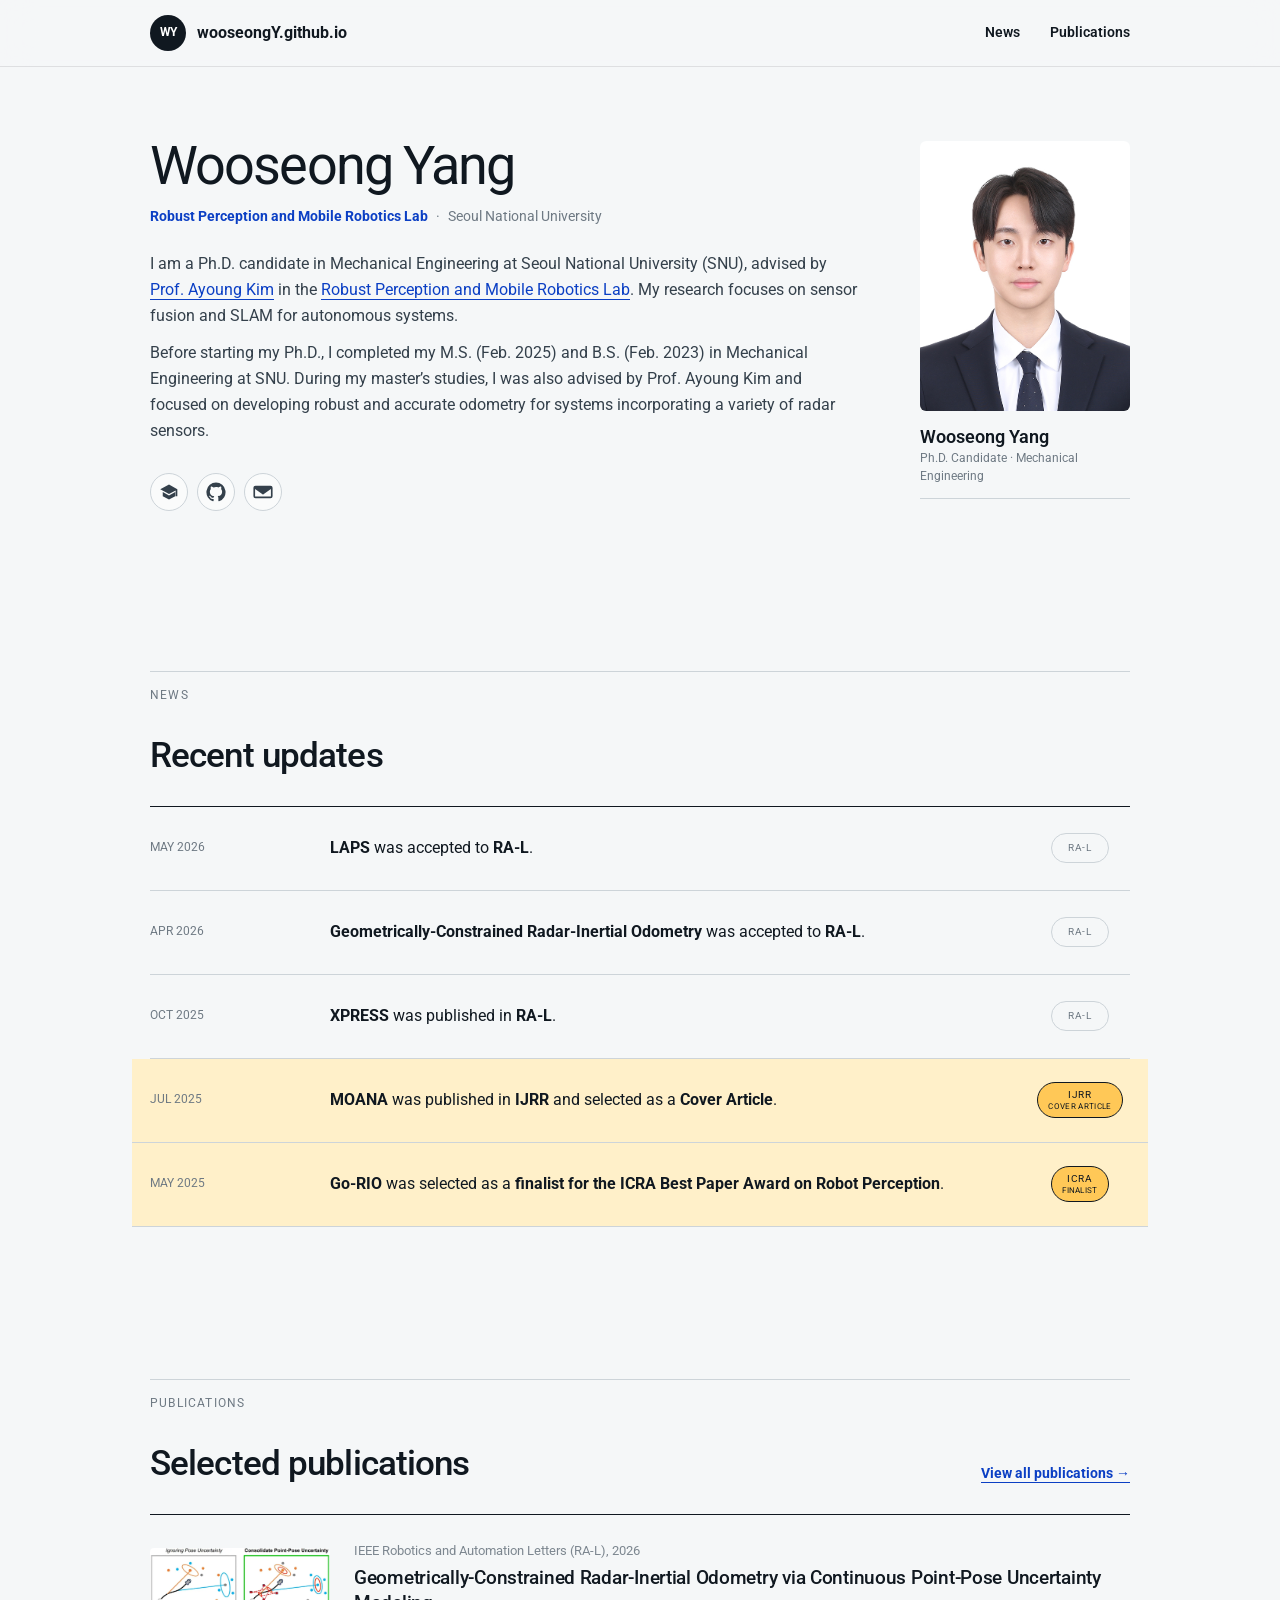
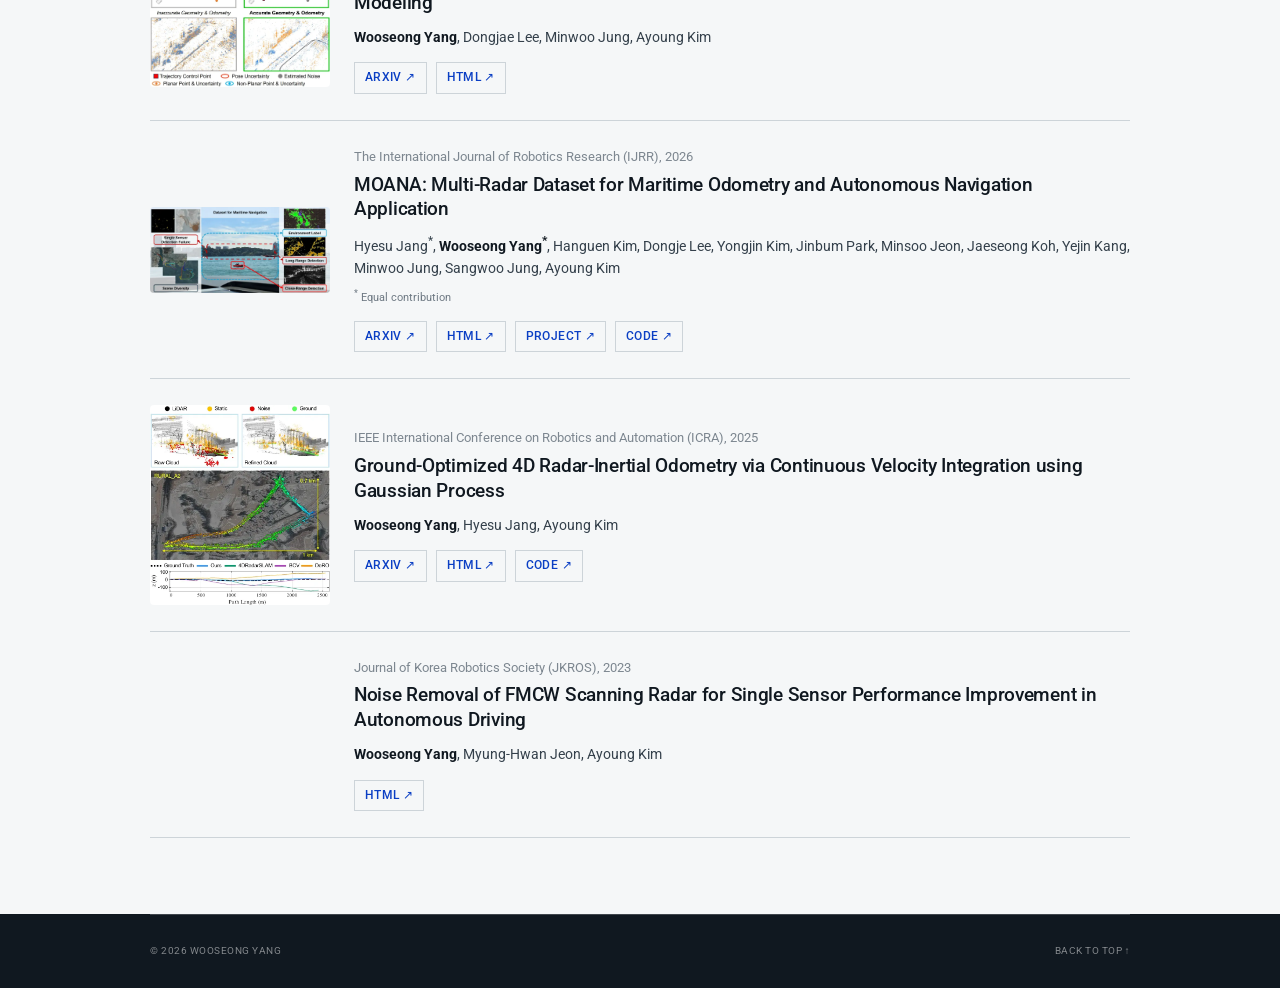
<file: index.html>
<!doctype html>
<html lang="en">
  <head>
    <meta charset="utf-8" />
    <meta name="viewport" content="width=device-width, initial-scale=1" />
    <meta name="theme-color" content="#101820" />
    <meta
      name="description"
      content="Wooseong Yang is a robotics researcher at Seoul National University working on radar, LiDAR, sensor fusion, and robust SLAM."
    />
    <meta name="application-name" content="wooseongY.github.io" />
    <title>Wooseong Yang | wooseongY.github.io</title>
    <link rel="canonical" href="https://wooseongY.github.io/" />
    <link rel="icon" type="image/svg+xml" href="assets/favicon.svg" />
    <link rel="preconnect" href="https://fonts.googleapis.com" />
    <link rel="preconnect" href="https://fonts.gstatic.com" crossorigin />
    <link
      href="https://fonts.googleapis.com/css2?family=Roboto:wght@300;400;500;700&display=swap"
      rel="stylesheet"
    />
    <link rel="stylesheet" href="assets/styles.css?v=20260911-6" />
    <script src="assets/site.js" defer></script>
  </head>

  <body>
    <a class="skip-link" href="#main">Skip to content</a>

    <header class="site-header">
      <nav class="nav shell" aria-label="Primary navigation">
        <a class="brand" href="index.html" aria-label="Wooseong Yang, home">
          <span class="brand-mark" aria-hidden="true">WY</span>
          <span class="brand-name">wooseongY.github.io</span>
        </a>
        <div class="nav-links">
          <a href="#news">News</a>
          <a href="publications.html">Publications</a>
        </div>
      </nav>
    </header>

    <main id="main">
      <section class="hero shell" id="top" aria-labelledby="hero-title">
        <div class="profile-intro reveal">
          <h1 id="hero-title">Wooseong Yang</h1>
          <p class="profile-affiliation">
            <a href="https://rpm.snu.ac.kr/" target="_blank" rel="noreferrer">Robust Perception and Mobile Robotics Lab</a>
            <span aria-hidden="true">·</span> Seoul National University
          </p>
          <p class="hero-lede">
            I am a Ph.D. candidate in Mechanical Engineering at Seoul National
            University (SNU), advised by
            <a href="https://ayoungk.github.io/" target="_blank" rel="noreferrer">Prof. Ayoung Kim</a>
            in the
            <a href="https://rpm.snu.ac.kr/" target="_blank" rel="noreferrer">Robust Perception and Mobile Robotics Lab</a>.
            My research focuses on sensor fusion and SLAM for autonomous systems.
          </p>
          <p class="hero-summary">
            Before starting my Ph.D., I completed my M.S. (Feb. 2025) and B.S.
            (Feb. 2023) in Mechanical Engineering at SNU. During my
            master’s studies, I was also advised by Prof. Ayoung Kim and focused
            on developing robust and accurate odometry for systems incorporating
            a variety of radar sensors.
          </p>
          <div class="profile-socials" aria-label="Contact and profile links">
            <a
              href="https://scholar.google.com/citations?user=lh2KUKMAAAAJ&hl=en"
              target="_blank"
              rel="noreferrer"
              aria-label="Google Scholar"
              title="Google Scholar"
            >
              <svg viewBox="0 0 24 24" aria-hidden="true">
                <path d="M12 3 1.5 8.7 12 14.4l8-4.35V17h2V8.7L12 3Zm-7.5 9.1V17l7.5 4 7.5-4v-4.9L12 16.2l-7.5-4.1Z" />
              </svg>
            </a>
            <a
              href="https://github.com/wooseongY"
              target="_blank"
              rel="noreferrer"
              aria-label="GitHub"
              title="GitHub"
            >
              <svg viewBox="0 0 24 24" aria-hidden="true">
                <path d="M12 .7a11.5 11.5 0 0 0-3.64 22.41c.58.11.79-.25.79-.56v-2.23c-3.23.7-3.91-1.37-3.91-1.37-.53-1.34-1.29-1.7-1.29-1.7-1.05-.72.08-.71.08-.71 1.17.08 1.78 1.2 1.78 1.2 1.04 1.78 2.72 1.27 3.38.97.1-.75.4-1.27.74-1.56-2.58-.29-5.29-1.29-5.29-5.69 0-1.26.45-2.28 1.19-3.09-.12-.29-.52-1.47.11-3.05 0 0 .97-.31 3.16 1.18A10.9 10.9 0 0 1 12 6.12c.98 0 1.95.13 2.87.38 2.2-1.49 3.16-1.18 3.16-1.18.63 1.58.23 2.76.11 3.05.74.81 1.19 1.83 1.19 3.09 0 4.41-2.72 5.39-5.3 5.68.42.36.79 1.07.79 2.16v3.25c0 .31.21.68.8.56A11.5 11.5 0 0 0 12 .7Z" />
              </svg>
            </a>
            <a href="mailto:yellowish@snu.ac.kr" aria-label="Email" title="Email">
              <svg viewBox="0 0 24 24" aria-hidden="true">
                <path d="M3 4.5h18A2.5 2.5 0 0 1 23.5 7v10A2.5 2.5 0 0 1 21 19.5H3A2.5 2.5 0 0 1 .5 17V7A2.5 2.5 0 0 1 3 4.5Zm9 8.25L3.35 6.5h17.3L12 12.75Zm-9.5-4.4V17c0 .28.22.5.5.5h18a.5.5 0 0 0 .5-.5V8.35l-8.91 6.44a1 1 0 0 1-1.18 0L2.5 8.35Z" />
              </svg>
            </a>
          </div>
        </div>

        <figure class="profile-photo reveal reveal-delay">
          <img
            src="assets/img/wooseong-yang.jpg?v=20260911-hd"
            alt="Portrait of Wooseong Yang"
            width="551"
            height="709"
          />
          <figcaption>
            <strong>Wooseong Yang</strong>
            <span>Ph.D. Candidate · Mechanical Engineering</span>
          </figcaption>
        </figure>
      </section>

      <section class="news section shell" id="news" aria-labelledby="news-title">
        <div class="section-kicker reveal">
          <p>News</p>
        </div>
        <div class="section-heading reveal">
          <div>
            <h2 id="news-title">Recent updates</h2>
          </div>
        </div>
        <div class="news-list reveal">
          <article class="news-item">
            <time datetime="2026-05">May 2026</time>
            <p><strong>LAPS</strong> was accepted to <strong>RA-L</strong>.</p>
            <span class="news-tag">RA-L</span>
          </article>
          <article class="news-item">
            <time datetime="2026-04">Apr 2026</time>
            <p><strong>Geometrically-Constrained Radar-Inertial Odometry</strong> was accepted to <strong>RA-L</strong>.</p>
            <span class="news-tag">RA-L</span>
          </article>
          <article class="news-item">
            <time datetime="2025-10">Oct 2025</time>
            <p><strong>XPRESS</strong> was published in <strong>RA-L</strong>.</p>
            <span class="news-tag">RA-L</span>
          </article>
          <article class="news-item news-highlight">
            <time datetime="2025-07">Jul 2025</time>
            <p><strong>MOANA</strong> was published in <strong>IJRR</strong> and selected as a <strong>Cover Article</strong>.</p>
            <span class="news-tag">
              <span>IJRR</span>
              <span class="news-tag-detail">Cover Article</span>
            </span>
          </article>
          <article class="news-item news-highlight">
            <time datetime="2025-05">May 2025</time>
            <p><strong>Go-RIO</strong> was selected as a <strong>finalist for the ICRA Best Paper Award on Robot Perception</strong>.</p>
            <span class="news-tag">
              <span>ICRA</span>
              <span class="news-tag-detail">Finalist</span>
            </span>
          </article>
        </div>
      </section>

      <section class="publications section shell" id="publications" aria-labelledby="publications-title">
        <div class="section-kicker reveal">
          <p>Publications</p>
        </div>
        <div class="section-heading publications-heading reveal">
          <div>
            <h2 id="publications-title">Selected publications</h2>
          </div>
          <a
            class="text-link"
            href="publications.html"
          >View all publications <span aria-hidden="true">→</span></a>
        </div>

        <div class="publication-list reveal">
          <article class="paper paper-standard">
            <figure class="paper-teaser">
              <img
                src="assets/img/publications/geo-rio.webp?v=20260911-2"
                alt="Geometric constraints and uncertainty modeling for radar-inertial odometry"
                width="920"
                height="710"
                loading="lazy"
              />
            </figure>
            <div class="paper-body">
              <p class="venue">IEEE Robotics and Automation Letters (RA-L), 2026</p>
              <h3>Geometrically-Constrained Radar-Inertial Odometry via Continuous Point-Pose Uncertainty Modeling</h3>
              <p class="authors"><strong>Wooseong Yang</strong>, Dongjae Lee, Minwoo Jung, Ayoung Kim</p>
              <div class="paper-links">
                <a href="https://arxiv.org/abs/2604.02745" target="_blank" rel="noreferrer">arXiv ↗</a>
                <a href="https://ieeexplore.ieee.org/document/11455624/" target="_blank" rel="noreferrer">HTML ↗</a>
              </div>
            </div>
          </article>

          <article class="paper paper-standard">
            <figure class="paper-teaser paper-teaser-wide">
              <img
                src="assets/img/publications/moana.webp?v=20260911-2"
                alt="MOANA maritime multi-radar dataset overview"
                width="1000"
                height="479"
                loading="lazy"
              />
            </figure>
            <div class="paper-body">
              <p class="venue">The International Journal of Robotics Research (IJRR), 2026</p>
              <h3>MOANA: Multi-Radar Dataset for Maritime Odometry and Autonomous Navigation Application</h3>
              <p class="authors">Hyesu Jang<sup>*</sup>, <strong>Wooseong Yang<sup>*</sup></strong>, Hanguen Kim, Dongje Lee, Yongjin Kim, Jinbum Park, Minsoo Jeon, Jaeseong Koh, Yejin Kang, Minwoo Jung, Sangwoo Jung, Ayoung Kim</p>
              <p class="note"><sup>*</sup> Equal contribution</p>
              <div class="paper-links">
                <a href="https://arxiv.org/abs/2412.03887" target="_blank" rel="noreferrer">arXiv ↗</a>
                <a href="https://journals.sagepub.com/doi/10.1177/02783649251354897" target="_blank" rel="noreferrer">HTML ↗</a>
                <a href="https://sites.google.com/view/rpmmoana" target="_blank" rel="noreferrer">Project ↗</a>
                <a href="https://github.com/wooseongY/MOANA-File-Player" target="_blank" rel="noreferrer">Code ↗</a>
              </div>
            </div>
          </article>

          <article class="paper paper-standard">
            <figure class="paper-teaser">
              <img
                src="assets/img/publications/go-rio.webp?v=20260911-2"
                alt="Go-RIO ground filtering, mapping, and elevation error results from Figure 1"
                width="668"
                height="741"
                loading="lazy"
              />
            </figure>
            <div class="paper-body">
              <p class="venue">IEEE International Conference on Robotics and Automation (ICRA), 2025</p>
              <h3>Ground-Optimized 4D Radar-Inertial Odometry via Continuous Velocity Integration using Gaussian Process</h3>
              <p class="authors"><strong>Wooseong Yang</strong>, Hyesu Jang, Ayoung Kim</p>
              <div class="paper-links">
                <a href="https://arxiv.org/abs/2502.08093" target="_blank" rel="noreferrer">arXiv ↗</a>
                <a href="https://ieeexplore.ieee.org/document/11127572/" target="_blank" rel="noreferrer">HTML ↗</a>
                <a href="https://github.com/wooseongY/Go-RIO" target="_blank" rel="noreferrer">Code ↗</a>
              </div>
            </div>
          </article>

          <article class="paper paper-standard no-teaser">
            <div class="paper-body">
              <p class="venue">Journal of Korea Robotics Society (JKROS), 2023</p>
              <h3>Noise Removal of FMCW Scanning Radar for Single Sensor Performance Improvement in Autonomous Driving</h3>
              <p class="authors"><strong>Wooseong Yang</strong>, Myung-Hwan Jeon, Ayoung Kim</p>
              <div class="paper-links">
                <a href="https://jkros.org/_PR/view/?aidx=37542&amp;bidx=3391" target="_blank" rel="noreferrer">HTML ↗</a>
              </div>
            </div>
          </article>
        </div>
      </section>

    </main>

    <footer class="site-footer">
      <div class="shell">
        <p>© <span id="year">2026</span> Wooseong Yang</p>
        <a href="#top">Back to top ↑</a>
      </div>
    </footer>
  </body>
</html>
</file>
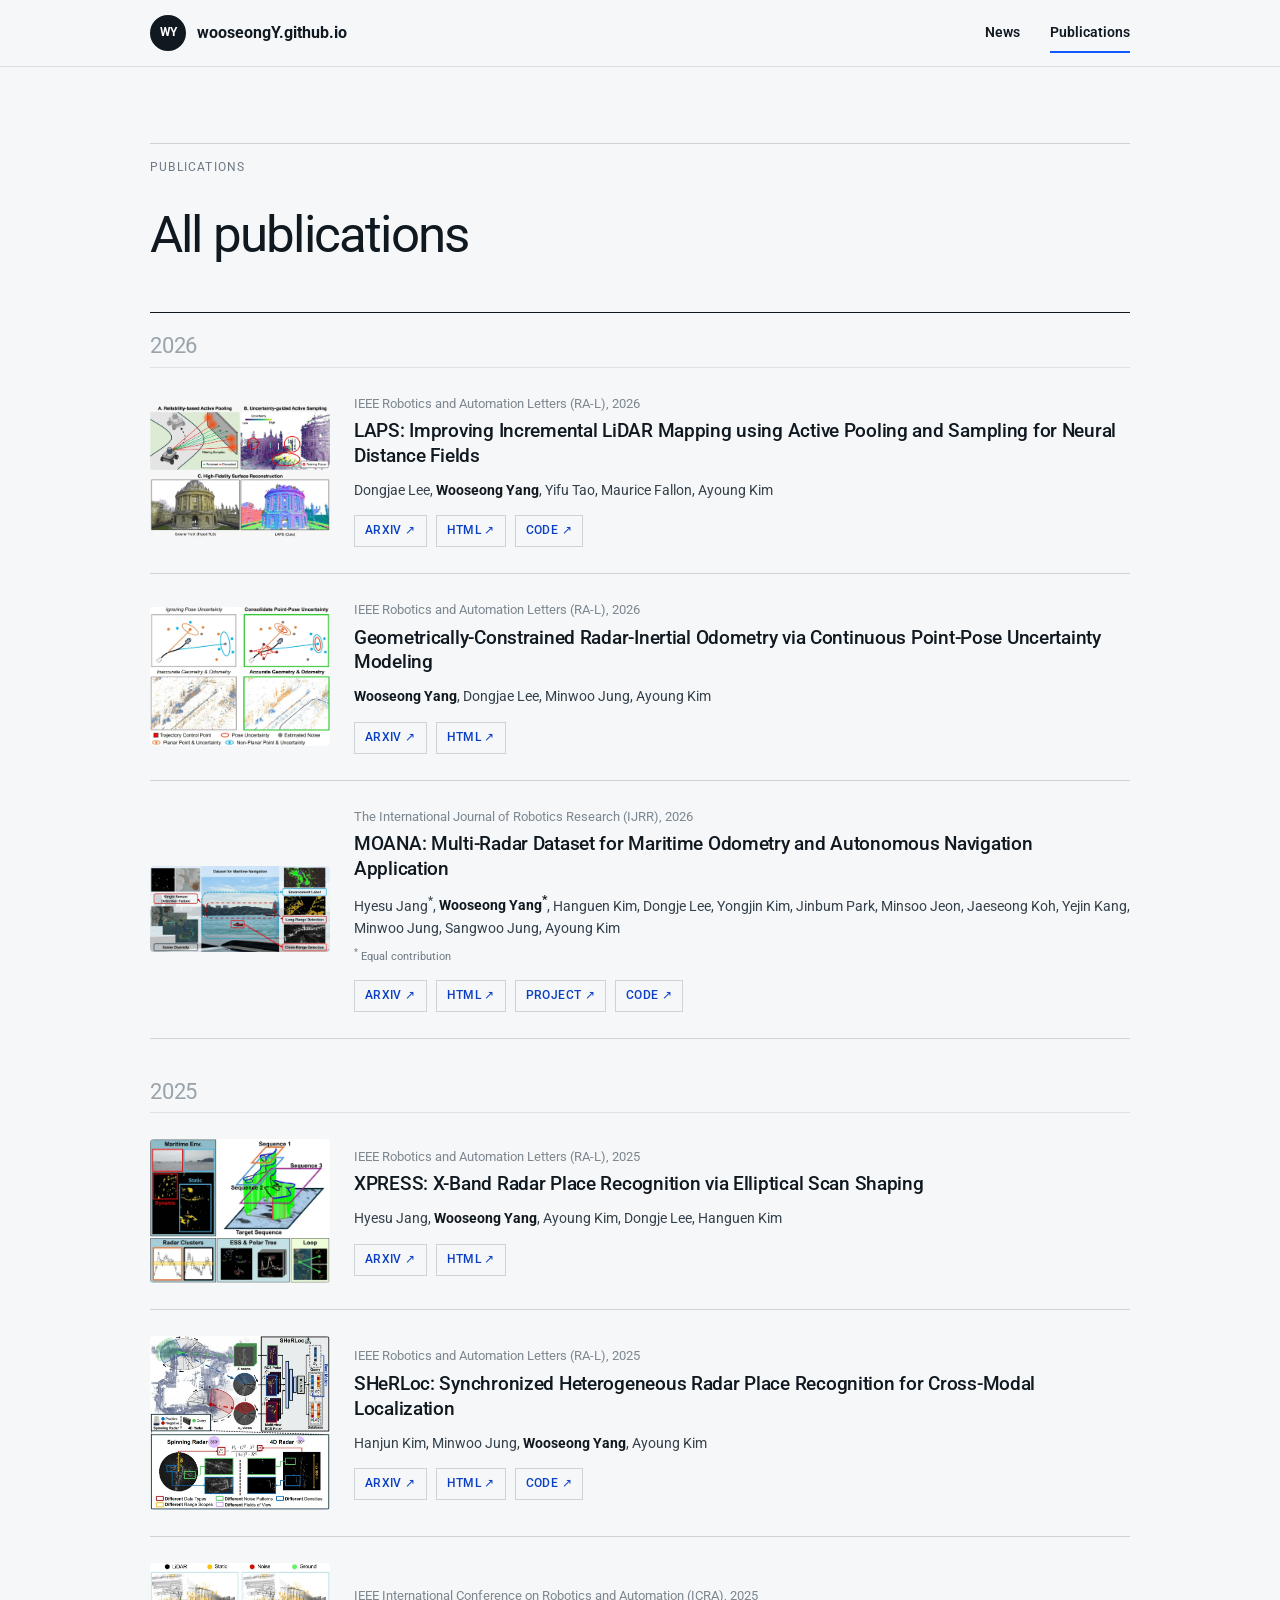
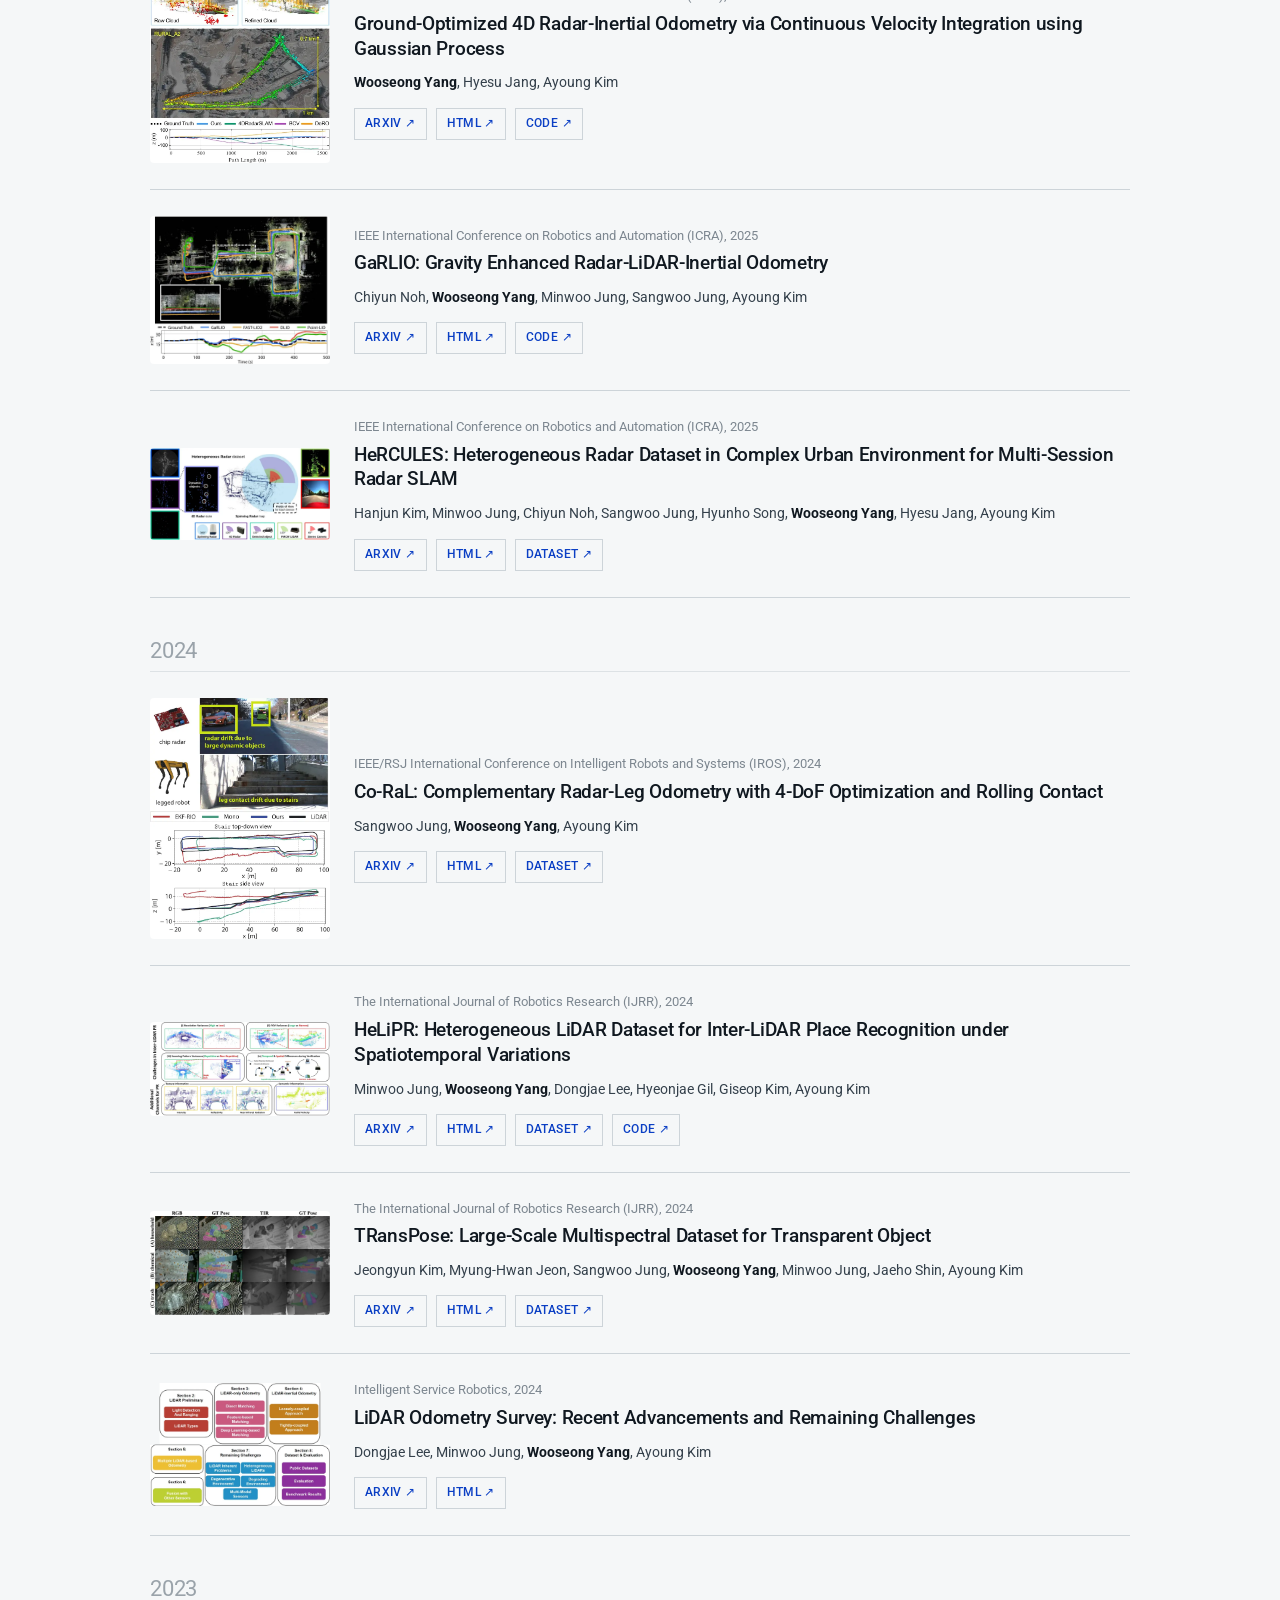
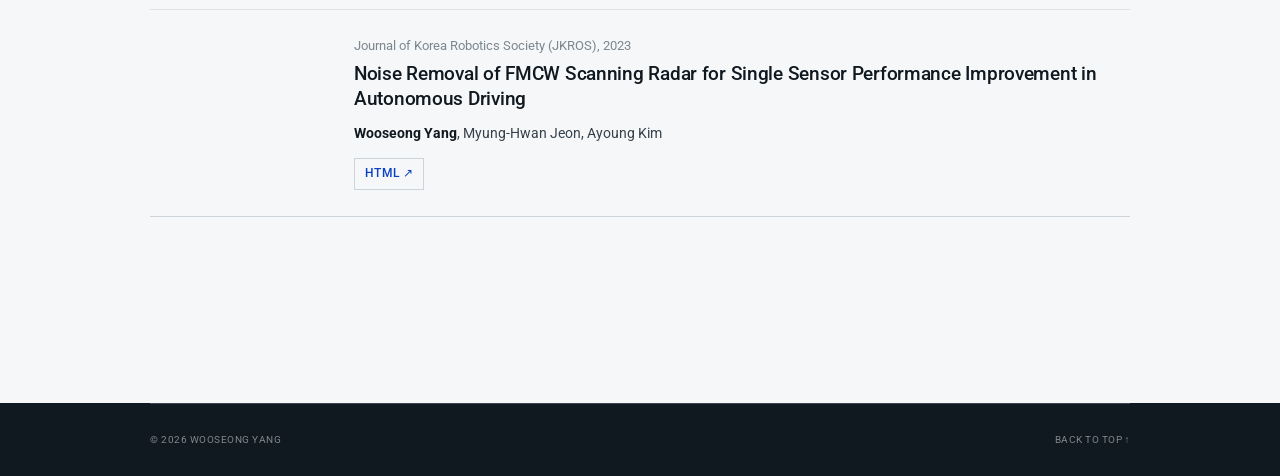
<file: publications.html>
<!doctype html>
<html lang="en">
  <head>
    <meta charset="utf-8" />
    <meta name="viewport" content="width=device-width, initial-scale=1" />
    <meta name="theme-color" content="#101820" />
    <meta
      name="description"
      content="Publications by Wooseong Yang in radar, LiDAR, sensor fusion, localization, and SLAM."
    />
    <meta name="application-name" content="wooseongY.github.io" />
    <title>Publications | Wooseong Yang</title>
    <link rel="canonical" href="https://wooseongY.github.io/publications.html" />
    <link rel="icon" type="image/svg+xml" href="assets/favicon.svg" />
    <link rel="preconnect" href="https://fonts.googleapis.com" />
    <link rel="preconnect" href="https://fonts.gstatic.com" crossorigin />
    <link
      href="https://fonts.googleapis.com/css2?family=Roboto:wght@300;400;500;700&display=swap"
      rel="stylesheet"
    />
    <link rel="stylesheet" href="assets/styles.css?v=20260911-6" />
    <script src="assets/site.js" defer></script>
  </head>

  <body class="publications-page">
    <a class="skip-link" href="#main">Skip to content</a>

    <header class="site-header">
      <nav class="nav shell" aria-label="Primary navigation">
        <a class="brand" href="index.html" aria-label="Wooseong Yang, home">
          <span class="brand-mark" aria-hidden="true">WY</span>
          <span class="brand-name">wooseongY.github.io</span>
        </a>
        <div class="nav-links">
          <a href="index.html#news">News</a>
          <a href="publications.html" aria-current="page">Publications</a>
        </div>
      </nav>
    </header>

    <main id="main">
      <section class="publication-archive section shell" id="top" aria-labelledby="archive-title">
        <div class="section-kicker reveal">
          <p>Publications</p>
        </div>
        <div class="archive-heading reveal">
          <div>
            <h1 id="archive-title">All publications</h1>
          </div>
        </div>

        <div class="publication-list reveal">
          <h2 class="publication-year-heading">2026</h2>

          <article class="paper paper-standard">
            <figure class="paper-teaser">
              <img
                src="assets/img/publications/laps.webp?v=20260911-2"
                alt="LAPS active pooling and sampling pipeline"
                width="953"
                height="717"
                loading="lazy"
              />
            </figure>
            <div class="paper-body">
              <p class="venue">IEEE Robotics and Automation Letters (RA-L), 2026</p>
              <h2>LAPS: Improving Incremental LiDAR Mapping using Active Pooling and Sampling for Neural Distance Fields</h2>
              <p class="authors">Dongjae Lee, <strong>Wooseong Yang</strong>, Yifu Tao, Maurice Fallon, Ayoung Kim</p>
              <div class="paper-links">
                <a href="https://arxiv.org/abs/2605.15496" target="_blank" rel="noreferrer">arXiv ↗</a>
                <a href="https://ieeexplore.ieee.org/document/11543268/" target="_blank" rel="noreferrer">HTML ↗</a>
                <a href="https://github.com/dongjae0107/LAPS" target="_blank" rel="noreferrer">Code ↗</a>
              </div>
            </div>
          </article>

          <article class="paper paper-standard">
            <figure class="paper-teaser">
              <img
                src="assets/img/publications/geo-rio.webp?v=20260911-2"
                alt="Geometric constraints and uncertainty modeling for radar-inertial odometry"
                width="920"
                height="710"
                loading="lazy"
              />
            </figure>
            <div class="paper-body">
              <p class="venue">IEEE Robotics and Automation Letters (RA-L), 2026</p>
              <h2>Geometrically-Constrained Radar-Inertial Odometry via Continuous Point-Pose Uncertainty Modeling</h2>
              <p class="authors"><strong>Wooseong Yang</strong>, Dongjae Lee, Minwoo Jung, Ayoung Kim</p>
              <div class="paper-links">
                <a href="https://arxiv.org/abs/2604.02745" target="_blank" rel="noreferrer">arXiv ↗</a>
                <a href="https://ieeexplore.ieee.org/document/11455624/" target="_blank" rel="noreferrer">HTML ↗</a>
              </div>
            </div>
          </article>

          <article class="paper paper-standard">
            <figure class="paper-teaser paper-teaser-wide">
              <img
                src="assets/img/publications/moana.webp?v=20260911-2"
                alt="MOANA maritime multi-radar dataset overview"
                width="1000"
                height="479"
                loading="lazy"
              />
            </figure>
            <div class="paper-body">
              <p class="venue">The International Journal of Robotics Research (IJRR), 2026</p>
              <h2>MOANA: Multi-Radar Dataset for Maritime Odometry and Autonomous Navigation Application</h2>
              <p class="authors">Hyesu Jang<sup>*</sup>, <strong>Wooseong Yang<sup>*</sup></strong>, Hanguen Kim, Dongje Lee, Yongjin Kim, Jinbum Park, Minsoo Jeon, Jaeseong Koh, Yejin Kang, Minwoo Jung, Sangwoo Jung, Ayoung Kim</p>
              <p class="note"><sup>*</sup> Equal contribution</p>
              <div class="paper-links">
                <a href="https://arxiv.org/abs/2412.03887" target="_blank" rel="noreferrer">arXiv ↗</a>
                <a href="https://journals.sagepub.com/doi/10.1177/02783649251354897" target="_blank" rel="noreferrer">HTML ↗</a>
                <a href="https://sites.google.com/view/rpmmoana" target="_blank" rel="noreferrer">Project ↗</a>
                <a href="https://github.com/wooseongY/MOANA-File-Player" target="_blank" rel="noreferrer">Code ↗</a>
              </div>
            </div>
          </article>

          <h2 class="publication-year-heading">2025</h2>

          <article class="paper paper-standard">
            <figure class="paper-teaser">
              <img
                src="assets/img/publications/xpress.webp?v=20260911-2"
                alt="XPRESS X-band radar place recognition overview"
                width="896"
                height="716"
                loading="lazy"
              />
            </figure>
            <div class="paper-body">
              <p class="venue">IEEE Robotics and Automation Letters (RA-L), 2025</p>
              <h2>XPRESS: X-Band Radar Place Recognition via Elliptical Scan Shaping</h2>
              <p class="authors">Hyesu Jang, <strong>Wooseong Yang</strong>, Ayoung Kim, Dongje Lee, Hanguen Kim</p>
              <div class="paper-links">
                <a href="https://arxiv.org/abs/2511.08863" target="_blank" rel="noreferrer">arXiv ↗</a>
                <a href="https://ieeexplore.ieee.org/document/11222870/" target="_blank" rel="noreferrer">HTML ↗</a>
              </div>
            </div>
          </article>

          <article class="paper paper-standard">
            <figure class="paper-teaser">
              <img
                src="assets/img/publications/sherloc.webp?v=20260911-2"
                alt="SHeRLoc heterogeneous radar place recognition pipeline"
                width="716"
                height="692"
                loading="lazy"
              />
            </figure>
            <div class="paper-body">
              <p class="venue">IEEE Robotics and Automation Letters (RA-L), 2025</p>
              <h2>SHeRLoc: Synchronized Heterogeneous Radar Place Recognition for Cross-Modal Localization</h2>
              <p class="authors">Hanjun Kim, Minwoo Jung, <strong>Wooseong Yang</strong>, Ayoung Kim</p>
              <div class="paper-links">
                <a href="https://arxiv.org/abs/2506.15175" target="_blank" rel="noreferrer">arXiv ↗</a>
                <a href="https://ieeexplore.ieee.org/document/11206409/" target="_blank" rel="noreferrer">HTML ↗</a>
                <a href="https://github.com/wooseongY/SHeRLoc" target="_blank" rel="noreferrer">Code ↗</a>
              </div>
            </div>
          </article>

          <article class="paper paper-standard">
            <figure class="paper-teaser">
              <img
                src="assets/img/publications/go-rio.webp?v=20260911-2"
                alt="Go-RIO ground filtering, mapping, and elevation error results from Figure 1"
                width="668"
                height="741"
                loading="lazy"
              />
            </figure>
            <div class="paper-body">
              <p class="venue">IEEE International Conference on Robotics and Automation (ICRA), 2025</p>
              <h2>Ground-Optimized 4D Radar-Inertial Odometry via Continuous Velocity Integration using Gaussian Process</h2>
              <p class="authors"><strong>Wooseong Yang</strong>, Hyesu Jang, Ayoung Kim</p>
              <div class="paper-links">
                <a href="https://arxiv.org/abs/2502.08093" target="_blank" rel="noreferrer">arXiv ↗</a>
                <a href="https://ieeexplore.ieee.org/document/11127572/" target="_blank" rel="noreferrer">HTML ↗</a>
                <a href="https://github.com/wooseongY/Go-RIO" target="_blank" rel="noreferrer">Code ↗</a>
              </div>
            </div>
          </article>

          <article class="paper paper-standard">
            <figure class="paper-teaser">
              <img
                src="assets/img/publications/garlio.webp?v=20260911-2"
                alt="GaRLIO trajectory and mapping results"
                width="864"
                height="712"
                loading="lazy"
              />
            </figure>
            <div class="paper-body">
              <p class="venue">IEEE International Conference on Robotics and Automation (ICRA), 2025</p>
              <h2>GaRLIO: Gravity Enhanced Radar-LiDAR-Inertial Odometry</h2>
              <p class="authors">Chiyun Noh, <strong>Wooseong Yang</strong>, Minwoo Jung, Sangwoo Jung, Ayoung Kim</p>
              <div class="paper-links">
                <a href="https://arxiv.org/abs/2502.07703" target="_blank" rel="noreferrer">arXiv ↗</a>
                <a href="https://ieeexplore.ieee.org/document/11128334/" target="_blank" rel="noreferrer">HTML ↗</a>
                <a href="https://github.com/wooseongY/GaRLIO" target="_blank" rel="noreferrer">Code ↗</a>
              </div>
            </div>
          </article>

          <article class="paper paper-standard">
            <figure class="paper-teaser paper-teaser-wide">
              <img
                src="assets/img/publications/hercules.webp?v=20260911-2"
                alt="HeRCULES heterogeneous radar dataset overview"
                width="988"
                height="504"
                loading="lazy"
              />
            </figure>
            <div class="paper-body">
              <p class="venue">IEEE International Conference on Robotics and Automation (ICRA), 2025</p>
              <h2>HeRCULES: Heterogeneous Radar Dataset in Complex Urban Environment for Multi-Session Radar SLAM</h2>
              <p class="authors">Hanjun Kim, Minwoo Jung, Chiyun Noh, Sangwoo Jung, Hyunho Song, <strong>Wooseong Yang</strong>, Hyesu Jang, Ayoung Kim</p>
              <div class="paper-links">
                <a href="https://arxiv.org/abs/2502.01946" target="_blank" rel="noreferrer">arXiv ↗</a>
                <a href="https://ieeexplore.ieee.org/document/11128678/" target="_blank" rel="noreferrer">HTML ↗</a>
                <a href="https://sites.google.com/view/herculesdataset" target="_blank" rel="noreferrer">Dataset ↗</a>
              </div>
            </div>
          </article>

          <h2 class="publication-year-heading">2024</h2>

          <article class="paper paper-standard">
            <figure class="paper-teaser">
              <img
                src="assets/img/publications/coral.webp?v=20260911-2"
                alt="Co-RaL radar and leg odometry failure cases with trajectory comparison"
                width="603"
                height="808"
                loading="lazy"
              />
            </figure>
            <div class="paper-body">
              <p class="venue">IEEE/RSJ International Conference on Intelligent Robots and Systems (IROS), 2024</p>
              <h2>Co-RaL: Complementary Radar-Leg Odometry with 4-DoF Optimization and Rolling Contact</h2>
              <p class="authors">Sangwoo Jung, <strong>Wooseong Yang</strong>, Ayoung Kim</p>
              <div class="paper-links">
                <a href="https://arxiv.org/abs/2407.05820" target="_blank" rel="noreferrer">arXiv ↗</a>
                <a href="https://ieeexplore.ieee.org/document/10801960/" target="_blank" rel="noreferrer">HTML ↗</a>
                <a href="https://github.com/SangwooJung98/Co-RaL-Dataset" target="_blank" rel="noreferrer">Dataset ↗</a>
              </div>
            </div>
          </article>

          <article class="paper paper-standard">
            <figure class="paper-teaser paper-teaser-wide">
              <img
                src="assets/img/publications/helipr.webp?v=20260911-2"
                alt="HeLiPR place recognition dataset overview"
                width="996"
                height="524"
                loading="lazy"
              />
            </figure>
            <div class="paper-body">
              <p class="venue">The International Journal of Robotics Research (IJRR), 2024</p>
              <h2>HeLiPR: Heterogeneous LiDAR Dataset for Inter-LiDAR Place Recognition under Spatiotemporal Variations</h2>
              <p class="authors">Minwoo Jung, <strong>Wooseong Yang</strong>, Dongjae Lee, Hyeonjae Gil, Giseop Kim, Ayoung Kim</p>
              <div class="paper-links">
                <a href="https://arxiv.org/abs/2309.14590" target="_blank" rel="noreferrer">arXiv ↗</a>
                <a href="https://journals.sagepub.com/doi/10.1177/02783649241242136" target="_blank" rel="noreferrer">HTML ↗</a>
                <a href="https://sites.google.com/view/heliprdataset" target="_blank" rel="noreferrer">Dataset ↗</a>
                <a href="https://github.com/wooseongY/HeLiPR-File-Player-ROS2" target="_blank" rel="noreferrer">Code ↗</a>
              </div>
            </div>
          </article>

          <article class="paper paper-standard">
            <figure class="paper-teaser">
              <img
                src="assets/img/publications/transpose.webp?v=20260911-2"
                alt="TRansPose multispectral transparent object dataset examples"
                width="988"
                height="568"
                loading="lazy"
              />
            </figure>
            <div class="paper-body">
              <p class="venue">The International Journal of Robotics Research (IJRR), 2024</p>
              <h2>TRansPose: Large-Scale Multispectral Dataset for Transparent Object</h2>
              <p class="authors">Jeongyun Kim, Myung-Hwan Jeon, Sangwoo Jung, <strong>Wooseong Yang</strong>, Minwoo Jung, Jaeho Shin, Ayoung Kim</p>
              <div class="paper-links">
                <a href="https://arxiv.org/abs/2307.05016" target="_blank" rel="noreferrer">arXiv ↗</a>
                <a href="https://journals.sagepub.com/doi/10.1177/02783649231213117" target="_blank" rel="noreferrer">HTML ↗</a>
                <a href="https://sites.google.com/view/transpose-dataset" target="_blank" rel="noreferrer">Dataset ↗</a>
              </div>
            </div>
          </article>

          <article class="paper paper-standard">
            <figure class="paper-teaser">
              <img
                src="assets/img/publications/lidar-survey.webp?v=20260911-2"
                alt="LiDAR odometry survey taxonomy"
                width="1000"
                height="685"
                loading="lazy"
              />
            </figure>
            <div class="paper-body">
              <p class="venue">Intelligent Service Robotics, 2024</p>
              <h2>LiDAR Odometry Survey: Recent Advancements and Remaining Challenges</h2>
              <p class="authors">Dongjae Lee, Minwoo Jung, <strong>Wooseong Yang</strong>, Ayoung Kim</p>
              <div class="paper-links">
                <a href="https://arxiv.org/abs/2312.17487" target="_blank" rel="noreferrer">arXiv ↗</a>
                <a href="https://link.springer.com/article/10.1007/s11370-024-00515-8" target="_blank" rel="noreferrer">HTML ↗</a>
              </div>
            </div>
          </article>

          <h2 class="publication-year-heading">2023</h2>

          <article class="paper paper-standard no-teaser">
            <div class="paper-body">
              <p class="venue">Journal of Korea Robotics Society (JKROS), 2023</p>
              <h2>Noise Removal of FMCW Scanning Radar for Single Sensor Performance Improvement in Autonomous Driving</h2>
              <p class="authors"><strong>Wooseong Yang</strong>, Myung-Hwan Jeon, Ayoung Kim</p>
              <div class="paper-links">
                <a href="https://jkros.org/_PR/view/?aidx=37542&amp;bidx=3391" target="_blank" rel="noreferrer">HTML ↗</a>
              </div>
            </div>
          </article>
        </div>
      </section>
    </main>

    <footer class="site-footer">
      <div class="shell">
        <p>© <span id="year">2026</span> Wooseong Yang</p>
        <a href="#top">Back to top ↑</a>
      </div>
    </footer>
  </body>
</html>
</file>
<file: assets/styles.css>
:root {
  --ink: #101820;
  --ink-soft: #34404b;
  --paper: #f5f7f8;
  --white: #ffffff;
  --line: #cdd4d9;
  --line-dark: rgba(255, 255, 255, 0.2);
  --blue: #1258ff;
  --blue-dark: #0b3fc4;
  --signal: #ffc857;
  --signal-soft: #fff0c9;
  --muted: #6e7983;
  --shell: min(980px, calc(100vw - 48px));
  --serif: "Roboto", Arial, sans-serif;
  --sans: "Roboto", Arial, sans-serif;
  --mono: "Roboto", Arial, sans-serif;
}

* {
  box-sizing: border-box;
}

html {
  scroll-behavior: smooth;
  scroll-padding-top: 88px;
}

body {
  margin: 0;
  background: var(--paper);
  color: var(--ink);
  font-family: var(--sans);
  font-size: 16px;
  line-height: 1.65;
  -webkit-font-smoothing: antialiased;
}

body::before {
  position: fixed;
  inset: 0;
  z-index: -1;
  background-image: linear-gradient(rgba(16, 24, 32, 0.035) 1px, transparent 1px),
    linear-gradient(90deg, rgba(16, 24, 32, 0.035) 1px, transparent 1px);
  background-size: 64px 64px;
  content: "";
  pointer-events: none;
}

a {
  color: inherit;
  text-decoration-thickness: 1px;
  text-underline-offset: 4px;
}

img {
  display: block;
  max-width: 100%;
}

.shell {
  width: var(--shell);
  margin-inline: auto;
}

.skip-link {
  position: fixed;
  top: 10px;
  left: 10px;
  z-index: 100;
  padding: 10px 14px;
  transform: translateY(-150%);
  background: var(--white);
  color: var(--ink);
}

.skip-link:focus {
  transform: translateY(0);
}

.site-header {
  position: sticky;
  top: 0;
  z-index: 50;
  border-bottom: 1px solid rgba(16, 24, 32, 0.1);
  background: rgba(245, 247, 248, 0.9);
  backdrop-filter: blur(16px);
}

.nav {
  display: grid;
  grid-template-columns: 1fr auto 1fr;
  align-items: center;
  min-height: 72px;
  gap: 24px;
}

.brand {
  display: inline-flex;
  align-items: center;
  gap: 11px;
  justify-self: start;
  font-weight: 700;
  text-decoration: none;
}

.brand-mark {
  display: grid;
  width: 36px;
  height: 36px;
  place-items: center;
  border-radius: 50%;
  background: var(--ink);
  color: var(--white);
  font-family: var(--mono);
  font-size: 12px;
  letter-spacing: -0.06em;
}

.nav-links {
  display: flex;
  align-items: center;
  gap: 30px;
}

.nav-links a,
.nav-scholar {
  font-size: 14px;
  font-weight: 600;
  text-decoration: none;
}

.nav-links a {
  position: relative;
}

.nav-links a::after {
  position: absolute;
  right: 0;
  bottom: -8px;
  left: 0;
  height: 2px;
  transform: scaleX(0);
  transform-origin: left;
  background: var(--blue);
  content: "";
  transition: transform 180ms ease;
}

.nav-links a:hover::after,
.nav-links a[aria-current="true"]::after,
.nav-links a[aria-current="page"]::after {
  transform: scaleX(1);
}

.nav-scholar {
  justify-self: end;
  color: var(--blue-dark);
}

.hero {
  display: grid;
  grid-template-columns: minmax(0, 1.05fr) minmax(390px, 0.95fr);
  align-items: center;
  min-height: calc(100vh - 72px);
  padding-block: 68px;
  gap: 72px;
}

.hero-copy {
  min-width: 0;
}

.eyebrow {
  display: flex;
  align-items: center;
  gap: 12px;
  margin: 0 0 26px;
  color: var(--ink-soft);
  font-family: var(--mono);
  font-size: 12px;
  letter-spacing: 0.08em;
  text-transform: uppercase;
}

.eyebrow > span {
  width: 30px;
  height: 2px;
  background: var(--blue);
}

.hero h1 {
  max-width: 720px;
  margin: 0;
  font-family: var(--serif);
  font-size: clamp(5.2rem, 9vw, 8.8rem);
  font-weight: 500;
  letter-spacing: -0.065em;
  line-height: 0.76;
}

.hero-lede {
  max-width: 630px;
  margin: 42px 0 0;
  color: var(--ink-soft);
  font-size: clamp(1.18rem, 2vw, 1.55rem);
  line-height: 1.5;
}

.hero-links {
  display: flex;
  flex-wrap: wrap;
  margin-top: 38px;
  gap: 10px;
}

.button {
  display: inline-flex;
  align-items: center;
  min-height: 48px;
  padding: 0 19px;
  border: 1px solid var(--ink);
  font-size: 14px;
  font-weight: 700;
  text-decoration: none;
  transition: transform 150ms ease, background 150ms ease, color 150ms ease;
}

.button:hover {
  transform: translateY(-2px);
}

.button-primary {
  background: var(--blue);
  border-color: var(--blue);
  color: var(--white);
}

.button-primary:hover {
  background: var(--blue-dark);
}

.button-secondary {
  background: rgba(255, 255, 255, 0.5);
}

.button-secondary:hover {
  background: var(--ink);
  color: var(--white);
}

.hero-visual {
  position: relative;
  min-height: 620px;
}

.radar-field {
  position: absolute;
  top: 0;
  right: 0;
  width: min(100%, 500px);
  aspect-ratio: 1;
  overflow: hidden;
  border: 1px solid #05090c;
  background: #000;
}

.radar-field::before,
.radar-field::after {
  position: absolute;
  top: 50%;
  left: 50%;
  z-index: 2;
  width: 64%;
  aspect-ratio: 1;
  transform: translate(-50%, -50%);
  border: 1px solid rgba(255, 255, 255, 0.18);
  border-radius: 50%;
  content: "";
}

.radar-field::after {
  width: 34%;
}

.radar-field img {
  width: 100%;
  height: 100%;
  object-fit: cover;
  opacity: 0.9;
}

.radar-axis {
  position: absolute;
  z-index: 2;
  display: block;
  background: rgba(255, 255, 255, 0.2);
}

.radar-axis-x {
  top: 50%;
  left: 7%;
  width: 86%;
  height: 1px;
}

.radar-axis-y {
  top: 7%;
  left: 50%;
  width: 1px;
  height: 86%;
}

.radar-caption {
  position: absolute;
  right: 18px;
  bottom: 16px;
  left: 18px;
  z-index: 3;
  display: flex;
  justify-content: space-between;
  padding-top: 11px;
  border-top: 1px solid var(--line-dark);
  color: rgba(255, 255, 255, 0.76);
  font-family: var(--mono);
  font-size: 10px;
  letter-spacing: 0.08em;
  text-transform: uppercase;
}

.portrait-card {
  position: absolute;
  bottom: 0;
  left: 0;
  z-index: 5;
  display: grid;
  grid-template-columns: 132px 1fr;
  width: 335px;
  margin: 0;
  padding: 12px;
  background: var(--white);
  box-shadow: 0 22px 60px rgba(10, 24, 38, 0.22);
}

.portrait-card img {
  width: 132px;
  height: 171px;
  object-fit: cover;
}

.portrait-card figcaption {
  display: flex;
  flex-direction: column;
  justify-content: flex-end;
  padding: 0 4px 6px 18px;
}

.portrait-card strong {
  margin-bottom: 6px;
  font-family: var(--serif);
  font-size: 21px;
  font-weight: 600;
  line-height: 1.1;
}

.portrait-card span {
  color: var(--muted);
  font-size: 11px;
  line-height: 1.6;
}

.signal-note {
  position: absolute;
  right: 14px;
  bottom: 6px;
  z-index: 4;
  display: flex;
  align-items: flex-start;
  width: 190px;
  gap: 12px;
}

.signal-note span {
  color: var(--blue);
  font-family: var(--mono);
  font-size: 11px;
}

.signal-note p {
  margin: 0;
  color: var(--ink-soft);
  font-size: 11px;
  font-weight: 600;
  letter-spacing: 0.03em;
  line-height: 1.5;
  text-transform: uppercase;
}

.section {
  padding-block: 122px;
}

.section-kicker {
  display: grid;
  grid-template-columns: 70px 1fr;
  align-items: center;
  margin-bottom: 62px;
  border-top: 1px solid var(--line);
  color: var(--muted);
  font-family: var(--mono);
  font-size: 11px;
  letter-spacing: 0.1em;
  text-transform: uppercase;
}

.section-kicker span,
.section-kicker p {
  margin: 0;
  padding-top: 14px;
}

.about-grid {
  display: grid;
  grid-template-columns: minmax(0, 1.12fr) minmax(330px, 0.88fr);
  gap: 100px;
}

.about-copy h2,
.section-heading h2,
.contact h2 {
  margin: 0;
  font-family: var(--serif);
  font-weight: 500;
  letter-spacing: -0.035em;
  line-height: 1.05;
}

.about-copy h2 {
  max-width: 770px;
  margin-bottom: 46px;
  font-size: clamp(3rem, 5.5vw, 5rem);
}

.about-copy > p {
  max-width: 760px;
  margin: 0 0 21px 76px;
  color: var(--ink-soft);
  font-size: 18px;
  line-height: 1.8;
}

.about-copy a {
  color: var(--blue-dark);
}

.focus-list {
  align-self: end;
  border-top: 1px solid var(--ink);
}

.focus-list article {
  display: grid;
  grid-template-columns: 42px 1fr;
  padding: 26px 0;
  border-bottom: 1px solid var(--line);
  gap: 20px;
}

.focus-number {
  color: var(--blue);
  font-family: var(--mono);
  font-size: 11px;
}

.focus-list h3 {
  margin: 0 0 8px;
  font-size: 17px;
}

.focus-list p {
  margin: 0;
  color: var(--muted);
  font-size: 14px;
  line-height: 1.65;
}

.news,
.publications {
  padding-top: 24px;
}

.section-heading {
  display: flex;
  align-items: end;
  justify-content: space-between;
  margin-bottom: 48px;
  gap: 32px;
}

.section-heading h2 {
  font-size: clamp(3.2rem, 5vw, 5rem);
}

.section-heading p {
  max-width: 420px;
  margin: 10px 0 0;
  color: var(--muted);
  font-size: 15px;
}

.news-list {
  border-top: 1px solid var(--ink);
}

.news-item {
  display: grid;
  grid-template-columns: 150px minmax(0, 1fr) 100px;
  align-items: center;
  min-height: 96px;
  padding: 18px 0;
  border-bottom: 1px solid var(--line);
  gap: 30px;
}

.news-item time {
  color: var(--muted);
  font-family: var(--mono);
  font-size: 12px;
  text-transform: uppercase;
}

.news-item p {
  margin: 0;
  font-size: 17px;
}

.news-tag {
  display: flex;
  align-items: center;
  justify-content: center;
  justify-self: center;
  flex-direction: column;
  min-width: 58px;
  min-height: 30px;
  padding: 6px 10px;
  border: 1px solid var(--line);
  border-radius: 999px;
  color: var(--muted);
  font-family: var(--mono);
  font-size: 10px;
  letter-spacing: 0.06em;
  line-height: 1.15;
  text-align: center;
  text-transform: uppercase;
  white-space: nowrap;
}

.news-tag-detail {
  margin-top: 2px;
  font-size: 8px;
  letter-spacing: 0.04em;
}

.news-highlight {
  margin-inline: -18px;
  padding-inline: 18px;
  background: var(--signal-soft);
}

.news-highlight .news-tag {
  border-color: var(--ink);
  background: var(--signal);
  color: var(--ink);
}

.publications-heading {
  align-items: end;
}

.text-link {
  color: var(--blue-dark);
  font-size: 14px;
  font-weight: 700;
}

.publication-year {
  display: grid;
  grid-template-columns: 150px minmax(0, 1fr);
  margin-top: 82px;
  border-top: 1px solid var(--ink);
}

.year-label {
  position: sticky;
  top: 100px;
  align-self: start;
  display: flex;
  flex-direction: column;
  padding-top: 21px;
  gap: 3px;
}

.year-label span:first-child {
  font-family: var(--serif);
  font-size: 30px;
}

.year-label span:last-child {
  color: var(--muted);
  font-family: var(--mono);
  font-size: 10px;
  letter-spacing: 0.08em;
  text-transform: uppercase;
}

.paper {
  position: relative;
  grid-column: 2;
  display: grid;
  grid-template-columns: 54px minmax(0, 1fr);
  padding: 34px 0;
  border-bottom: 1px solid var(--line);
  gap: 24px;
}

.paper-index {
  color: var(--muted);
  font-family: var(--mono);
  font-size: 11px;
}

.paper-body h3 {
  max-width: 850px;
  margin: 8px 0 13px;
  font-family: var(--serif);
  font-size: clamp(1.55rem, 2.5vw, 2.25rem);
  font-weight: 500;
  letter-spacing: -0.02em;
  line-height: 1.16;
}

.venue {
  margin: 0;
  color: var(--muted);
  font-family: var(--mono);
  font-size: 10px;
  letter-spacing: 0.04em;
  text-transform: uppercase;
}

.venue span {
  display: inline-block;
  min-width: 48px;
  margin-right: 8px;
  color: var(--blue);
  font-weight: 500;
}

.authors {
  margin: 0;
  color: var(--ink-soft);
  font-size: 13px;
  line-height: 1.7;
}

.authors strong {
  color: var(--ink);
  font-weight: 700;
}

.note {
  margin: 6px 0 0;
  color: var(--muted);
  font-size: 11px;
}

.paper-links {
  display: flex;
  flex-wrap: wrap;
  margin-top: 18px;
  gap: 9px;
}

.paper-links a {
  padding: 5px 10px;
  border: 1px solid var(--line);
  color: var(--blue-dark);
  font-family: var(--mono);
  font-size: 10px;
  font-weight: 500;
  letter-spacing: 0.03em;
  text-decoration: none;
  text-transform: uppercase;
  transition: background 150ms ease, color 150ms ease, border 150ms ease;
}

.paper-links a:hover {
  border-color: var(--blue);
  background: var(--blue);
  color: var(--white);
}

.paper-featured {
  grid-template-columns: 54px minmax(0, 1fr);
  margin-block: 28px;
  padding: 0 0 34px;
}

.paper-media {
  position: relative;
  grid-column: 1 / -1;
  aspect-ratio: 2.1 / 1;
  overflow: hidden;
  margin-bottom: 12px;
  background: var(--ink);
}

.paper-media img {
  width: 100%;
  height: 100%;
  object-fit: cover;
  transition: transform 500ms cubic-bezier(0.16, 1, 0.3, 1);
}

.paper-featured:hover .paper-media img {
  transform: scale(1.015);
}

.paper-gorio .paper-media img {
  object-position: center;
}

.award-ribbon {
  position: absolute;
  top: 16px;
  right: 16px;
  padding: 11px 14px;
  background: var(--signal);
  color: var(--ink);
  font-family: var(--mono);
  font-size: 9px;
  font-weight: 500;
  letter-spacing: 0.05em;
  line-height: 1.5;
  text-align: right;
  text-transform: uppercase;
}

.contact {
  margin-top: 90px;
  padding-block: 130px;
  background: var(--ink);
  color: var(--white);
}

.contact .eyebrow {
  color: rgba(255, 255, 255, 0.62);
}

.contact h2 {
  max-width: 900px;
  font-size: clamp(4rem, 8vw, 8rem);
  line-height: 0.92;
}

.contact-inner > p:not(.eyebrow) {
  max-width: 520px;
  margin: 42px 0 0;
  color: rgba(255, 255, 255, 0.64);
  font-size: 17px;
}

.contact-links {
  display: grid;
  grid-template-columns: repeat(4, 1fr);
  margin-top: 70px;
  border-top: 1px solid var(--line-dark);
}

.contact-links a {
  display: flex;
  justify-content: space-between;
  padding: 20px 22px 20px 0;
  border-right: 1px solid var(--line-dark);
  color: rgba(255, 255, 255, 0.86);
  font-size: 13px;
  font-weight: 600;
  text-decoration: none;
  transition: color 150ms ease;
}

.contact-links a:not(:first-child) {
  padding-left: 22px;
}

.contact-links a:last-child {
  border-right: 0;
}

.contact-links a:hover {
  color: var(--signal);
}

.site-footer {
  background: var(--ink);
  color: rgba(255, 255, 255, 0.48);
}

.site-footer .shell {
  display: flex;
  justify-content: space-between;
  padding-block: 28px;
  border-top: 1px solid var(--line-dark);
  font-family: var(--mono);
  font-size: 10px;
  letter-spacing: 0.05em;
  text-transform: uppercase;
}

.site-footer p {
  margin: 0;
}

.site-footer a {
  text-decoration: none;
}

.reveal {
  opacity: 0;
  transform: translateY(22px);
  transition: opacity 650ms ease, transform 650ms cubic-bezier(0.16, 1, 0.3, 1);
}

.reveal-delay {
  transition-delay: 100ms;
}

.reveal.is-visible {
  opacity: 1;
  transform: translateY(0);
}

@media (prefers-reduced-motion: reduce) {
  html {
    scroll-behavior: auto;
  }

  *,
  *::before,
  *::after {
    scroll-behavior: auto !important;
    transition-duration: 0.01ms !important;
  }

  .reveal {
    opacity: 1;
    transform: none;
  }
}

@media (max-width: 980px) {
  :root {
    --shell: min(100% - 36px, 760px);
  }

  .nav {
    grid-template-columns: 1fr auto;
  }

  .nav-links {
    display: none;
  }

  .hero {
    grid-template-columns: 1fr;
    min-height: auto;
    padding-block: 90px;
    gap: 64px;
  }

  .hero-visual {
    width: min(100%, 620px);
    min-height: 640px;
    margin-inline: auto;
  }

  .radar-field {
    width: min(88%, 500px);
  }

  .about-grid {
    grid-template-columns: 1fr;
    gap: 58px;
  }

  .about-copy > p {
    margin-left: 0;
  }

  .focus-list {
    max-width: 600px;
  }

  .contact-links {
    grid-template-columns: repeat(2, 1fr);
  }

  .contact-links a:nth-child(2) {
    border-right: 0;
  }

  .contact-links a:nth-child(n + 3) {
    border-top: 1px solid var(--line-dark);
  }
}

@media (max-width: 680px) {
  :root {
    --shell: calc(100% - 28px);
  }

  body::before {
    background-size: 40px 40px;
  }

  .site-header {
    position: relative;
  }

  .nav {
    min-height: 64px;
  }

  .brand-name {
    display: none;
  }

  .hero {
    padding-block: 70px 90px;
    gap: 52px;
  }

  .hero h1 {
    font-size: clamp(4.1rem, 21vw, 6rem);
  }

  .hero-lede {
    margin-top: 32px;
    font-size: 18px;
  }

  .hero-links {
    margin-top: 30px;
  }

  .button {
    min-height: 44px;
    padding-inline: 14px;
    font-size: 12px;
  }

  .hero-visual {
    min-height: 480px;
  }

  .radar-field {
    width: 90%;
  }

  .portrait-card {
    grid-template-columns: 102px 1fr;
    width: 272px;
  }

  .portrait-card img {
    width: 102px;
    height: 132px;
  }

  .portrait-card strong {
    font-size: 18px;
  }

  .signal-note {
    display: none;
  }

  .section {
    padding-block: 86px;
  }

  .section-kicker {
    margin-bottom: 42px;
  }

  .about-copy h2,
  .section-heading h2 {
    font-size: clamp(2.8rem, 14vw, 4rem);
  }

  .about-copy > p {
    font-size: 16px;
  }

  .section-heading {
    align-items: flex-start;
    flex-direction: column;
    margin-bottom: 36px;
  }

  .news-item {
    grid-template-columns: 1fr auto;
    min-height: 0;
    padding-block: 24px;
    gap: 12px 18px;
  }

  .news-item time {
    grid-column: 1;
  }

  .news-item p {
    grid-column: 1 / -1;
    grid-row: 2;
    font-size: 15px;
  }

  .news-tag {
    grid-column: 2;
    grid-row: 1;
  }

  .publication-year {
    grid-template-columns: 1fr;
    margin-top: 60px;
  }

  .year-label {
    position: static;
    flex-direction: row;
    align-items: baseline;
    justify-content: space-between;
    padding-bottom: 14px;
  }

  .paper {
    grid-column: 1;
    grid-template-columns: 34px minmax(0, 1fr);
    gap: 12px;
  }

  .paper-featured {
    grid-template-columns: 34px minmax(0, 1fr);
  }

  .paper-body h3 {
    font-size: 1.55rem;
  }

  .paper-media {
    aspect-ratio: 1.65 / 1;
  }

  .award-ribbon {
    top: 10px;
    right: 10px;
    max-width: 160px;
    font-size: 8px;
  }

  .contact {
    padding-block: 96px;
  }

  .contact h2 {
    font-size: clamp(3.5rem, 17vw, 5.4rem);
  }

  .contact-links {
    grid-template-columns: 1fr;
    margin-top: 52px;
  }

  .contact-links a,
  .contact-links a:not(:first-child) {
    padding: 17px 0;
    border-top: 1px solid var(--line-dark);
    border-right: 0;
  }

  .site-footer .shell {
    align-items: flex-start;
    flex-direction: column;
    gap: 10px;
  }
}

/* Academic profile header */
body::before {
  display: none;
}

.hero {
  grid-template-columns: minmax(0, 1fr) 230px;
  align-items: start;
  min-height: auto;
  padding-block: 96px 118px;
  gap: 92px;
}

.profile-intro {
  min-width: 0;
}

.profile-affiliation {
  display: flex;
  flex-wrap: wrap;
  align-items: center;
  margin: 0 0 24px;
  color: var(--muted);
  font-size: 14px;
  gap: 8px;
}

.profile-affiliation a {
  color: var(--blue-dark);
  font-weight: 700;
  text-decoration: none;
}

.hero h1 {
  margin: 0 0 32px;
  font-size: clamp(4rem, 7vw, 6.5rem);
  letter-spacing: -0.055em;
  line-height: 0.92;
}

.hero-lede,
.hero-summary {
  max-width: 740px;
  color: var(--ink-soft);
  font-size: 17px;
  line-height: 1.75;
}

.hero-lede {
  margin: 0 0 10px;
}

.hero-summary {
  margin: 0;
}

.hero-lede a {
  color: var(--blue-dark);
}

.research-topics {
  display: flex;
  flex-wrap: wrap;
  margin-top: 25px;
  gap: 8px;
}

.research-topics span {
  padding: 5px 10px;
  border-radius: 4px;
  background: #eef2f5;
  color: var(--ink-soft);
  font-family: var(--mono);
  font-size: 11px;
}

.profile-links {
  display: flex;
  flex-wrap: wrap;
  margin-top: 30px;
  gap: 13px 25px;
}

.profile-links a {
  color: var(--blue-dark);
  font-size: 14px;
  font-weight: 700;
  text-decoration: none;
}

.profile-links a:hover {
  text-decoration: underline;
}

.profile-photo {
  width: 230px;
  margin: 4px 0 0;
}

.profile-photo img {
  width: 230px;
  height: auto;
  aspect-ratio: 551 / 709;
  border-radius: 6px;
  background: #f1f3f4;
  object-fit: cover;
}

.profile-photo figcaption {
  display: flex;
  flex-direction: column;
  padding-top: 13px;
  border-bottom: 1px solid var(--line);
  padding-bottom: 13px;
  line-height: 1.45;
}

.profile-photo strong {
  font-family: var(--serif);
  font-size: 18px;
  font-weight: 600;
}

.profile-photo span {
  color: var(--muted);
  font-size: 12px;
}

@media (max-width: 980px) {
  .hero {
    grid-template-columns: minmax(0, 1fr) 200px;
    padding-block: 76px 96px;
    gap: 48px;
  }

  .profile-photo {
    width: 200px;
  }

  .profile-photo img {
    width: 200px;
  }
}

@media (max-width: 680px) {
  .brand-name {
    display: inline;
    font-size: 13px;
  }

  .hero {
    grid-template-columns: 1fr;
    padding-block: 60px 82px;
    gap: 38px;
  }

  .hero h1 {
    margin-bottom: 26px;
    font-size: clamp(3.6rem, 17vw, 5rem);
    line-height: 0.94;
  }

  .hero-lede,
  .hero-summary {
    font-size: 16px;
    line-height: 1.7;
  }

  .profile-photo {
    grid-row: 1;
    width: 154px;
    margin: 0;
  }

  .profile-photo img {
    width: 154px;
  }

  .profile-photo figcaption {
    display: none;
  }

  .profile-intro {
    grid-row: 2;
  }

  .profile-affiliation {
    font-size: 13px;
  }

  .profile-links {
    gap: 12px 20px;
  }
}

.section-kicker {
  display: block;
}

.section-kicker p {
  margin: 0;
  padding-top: 14px;
}

.paper,
.paper-featured {
  grid-template-columns: 210px minmax(0, 1fr);
}

.publication-list {
  border-top: 1px solid var(--ink);
}

.publication-list .paper {
  grid-column: auto;
  align-items: center;
  padding: 32px 0;
  gap: 30px;
}

.paper-teaser {
  display: grid;
  width: 210px;
  height: auto;
  margin: 0;
  overflow: visible;
  place-items: center;
  border: 0;
  background: transparent;
}

.paper-teaser img {
  width: 100%;
  height: auto;
  padding: 0;
  object-fit: contain;
  border-radius: 4px;
}

.paper-teaser-wide img {
  padding: 0;
}

.paper.no-teaser .paper-body {
  grid-column: 2;
}

.paper-body h2,
.paper-body h3 {
  max-width: 850px;
  margin: 7px 0 12px;
  font-family: var(--serif);
  font-size: clamp(1.45rem, 2.25vw, 2rem);
  font-weight: 500;
  letter-spacing: -0.02em;
  line-height: 1.18;
}

.publication-list .venue {
  color: #7d8790;
  font-family: var(--sans);
  font-size: 12px;
  font-weight: 600;
  letter-spacing: 0;
  line-height: 1.5;
  text-transform: none;
}

.publication-year-heading {
  margin: 0;
  padding: 42px 0 10px;
  border-bottom: 1px solid #dde2e5;
  color: #9aa3aa;
  font-family: var(--serif);
  font-size: 26px;
  font-weight: 500;
  letter-spacing: -0.01em;
  line-height: 1;
}

.publication-year-heading:first-child {
  padding-top: 22px;
}

.archive-heading {
  display: flex;
  align-items: end;
  justify-content: space-between;
  margin-bottom: 50px;
  gap: 32px;
}

.archive-heading h1 {
  margin: 0;
  font-family: var(--serif);
  font-size: clamp(3.7rem, 7vw, 6.8rem);
  font-weight: 500;
  letter-spacing: -0.05em;
  line-height: 0.95;
}

.archive-heading p {
  max-width: 520px;
  margin: 16px 0 0;
  color: var(--muted);
  font-size: 16px;
}

.publication-archive {
  padding-top: 90px;
}

.publications-page .site-footer {
  margin-top: 110px;
}

@media (max-width: 980px) {
  .paper,
  .paper-featured {
    grid-template-columns: 180px minmax(0, 1fr);
  }

  .paper-teaser {
    width: 180px;
    height: auto;
  }

  .publication-list .paper {
    gap: 24px;
  }
}

@media (max-width: 680px) {
  .archive-heading {
    align-items: flex-start;
    flex-direction: column;
    margin-bottom: 38px;
  }

  .archive-heading h1 {
    font-size: clamp(3.2rem, 17vw, 4.7rem);
  }

  .publication-archive {
    padding-top: 62px;
  }

  .paper,
  .paper-featured,
  .publication-list .paper {
    grid-template-columns: minmax(0, 1fr);
  }

  .publication-list .paper {
    align-items: start;
    padding: 27px 0;
    gap: 19px;
  }

  .paper-teaser {
    width: min(100%, 320px);
    height: auto;
  }

  .paper.no-teaser .paper-body {
    grid-column: 1;
  }

  .paper-body h2,
  .paper-body h3 {
    font-size: 1.48rem;
  }

  .publication-year-heading {
    padding-top: 34px;
    font-size: 23px;
  }
}

/* Compact academic layout */
.nav {
  grid-template-columns: minmax(0, 1fr) auto;
  min-height: 66px;
}

.nav-links {
  justify-self: end;
}

.profile-socials {
  display: flex;
  align-items: center;
  margin-top: 28px;
  gap: 9px;
}

.profile-socials a {
  display: grid;
  width: 38px;
  height: 38px;
  place-items: center;
  border: 1px solid var(--line);
  border-radius: 50%;
  background: rgba(255, 255, 255, 0.55);
  color: var(--ink-soft);
  text-decoration: none;
  transition: border-color 150ms ease, color 150ms ease, transform 150ms ease;
}

.profile-socials a:hover {
  transform: translateY(-2px);
  border-color: var(--blue);
  color: var(--blue);
}

.profile-socials a:focus-visible {
  outline: 2px solid var(--blue);
  outline-offset: 3px;
}

.profile-socials svg {
  width: 20px;
  height: 20px;
  fill: currentColor;
}

.hero {
  grid-template-columns: minmax(0, 1fr) 210px;
  padding-block: 70px 84px;
  gap: 58px;
}

.hero h1 {
  margin-bottom: 10px;
  font-size: clamp(2.55rem, 4.5vw, 3.35rem);
  font-weight: 400;
  letter-spacing: -0.035em;
  line-height: 1.08;
}

.profile-affiliation {
  margin-bottom: 23px;
}

.hero-lede,
.hero-summary {
  font-size: 16px;
  line-height: 1.64;
}

.profile-photo,
.profile-photo img {
  width: 210px;
}

.section {
  padding-block: 76px;
}

.section-kicker {
  margin-bottom: 29px;
  font-size: 12px;
}

.section-heading {
  margin-bottom: 29px;
}

.section-heading h2 {
  font-size: clamp(1.85rem, 3vw, 2.2rem);
  font-weight: 500;
  letter-spacing: -0.025em;
  line-height: 1.2;
}

.news-item {
  min-height: 84px;
}

.news-item p {
  font-size: 16px;
}

.news-tag {
  font-size: 10px;
}

.paper,
.paper-featured {
  grid-template-columns: 180px minmax(0, 1fr);
}

.paper-teaser {
  width: 180px;
  height: auto;
}

.publication-list .paper {
  padding: 26px 0;
  gap: 24px;
}

.paper-body h2,
.paper-body h3 {
  margin: 6px 0 10px;
  font-family: var(--sans);
  font-size: 1.16rem;
  font-weight: 500;
  letter-spacing: -0.015em;
  line-height: 1.34;
}

.authors {
  font-size: 14px;
  line-height: 1.6;
}

.publication-list .venue {
  font-size: 13px;
  font-weight: 400;
}

.paper-links {
  margin-top: 14px;
}

.paper-links a {
  font-size: 12px;
}

.archive-heading h1 {
  font-size: clamp(2.45rem, 4.5vw, 3.2rem);
  font-weight: 400;
  letter-spacing: -0.035em;
  line-height: 1.08;
}

.publication-year-heading {
  font-family: var(--sans);
  font-size: 1.35rem;
  font-weight: 400;
}

.site-footer {
  font-size: 12px;
}

@media (max-width: 980px) {
  .hero {
    grid-template-columns: minmax(0, 1fr) 190px;
    padding-block: 62px 76px;
    gap: 44px;
  }

  .profile-photo,
  .profile-photo img {
    width: 190px;
  }
}

@media (max-width: 680px) {
  .nav {
    min-height: 62px;
  }

  .nav-links {
    gap: 17px;
  }

  .nav-links a {
    font-size: 12px;
  }

  .hero {
    grid-template-columns: 1fr;
    padding-block: 50px 68px;
    gap: 32px;
  }

  .hero h1 {
    margin-bottom: 9px;
    font-size: clamp(2.35rem, 11vw, 2.9rem);
  }

  .section {
    padding-block: 72px;
  }

  .section-heading h2 {
    font-size: clamp(1.75rem, 8vw, 2rem);
  }

  .profile-photo,
  .profile-photo img {
    width: 154px;
  }

  .paper,
  .paper-featured,
  .publication-list .paper {
    grid-template-columns: minmax(0, 1fr);
  }

  .paper-teaser {
    width: min(100%, 320px);
    height: auto;
  }

  .paper.no-teaser .paper-body {
    grid-column: 1;
  }

  .paper-body h2,
  .paper-body h3 {
    font-size: 1.12rem;
  }

  .archive-heading h1 {
    font-size: clamp(2.25rem, 10vw, 2.75rem);
  }
}
</file>
